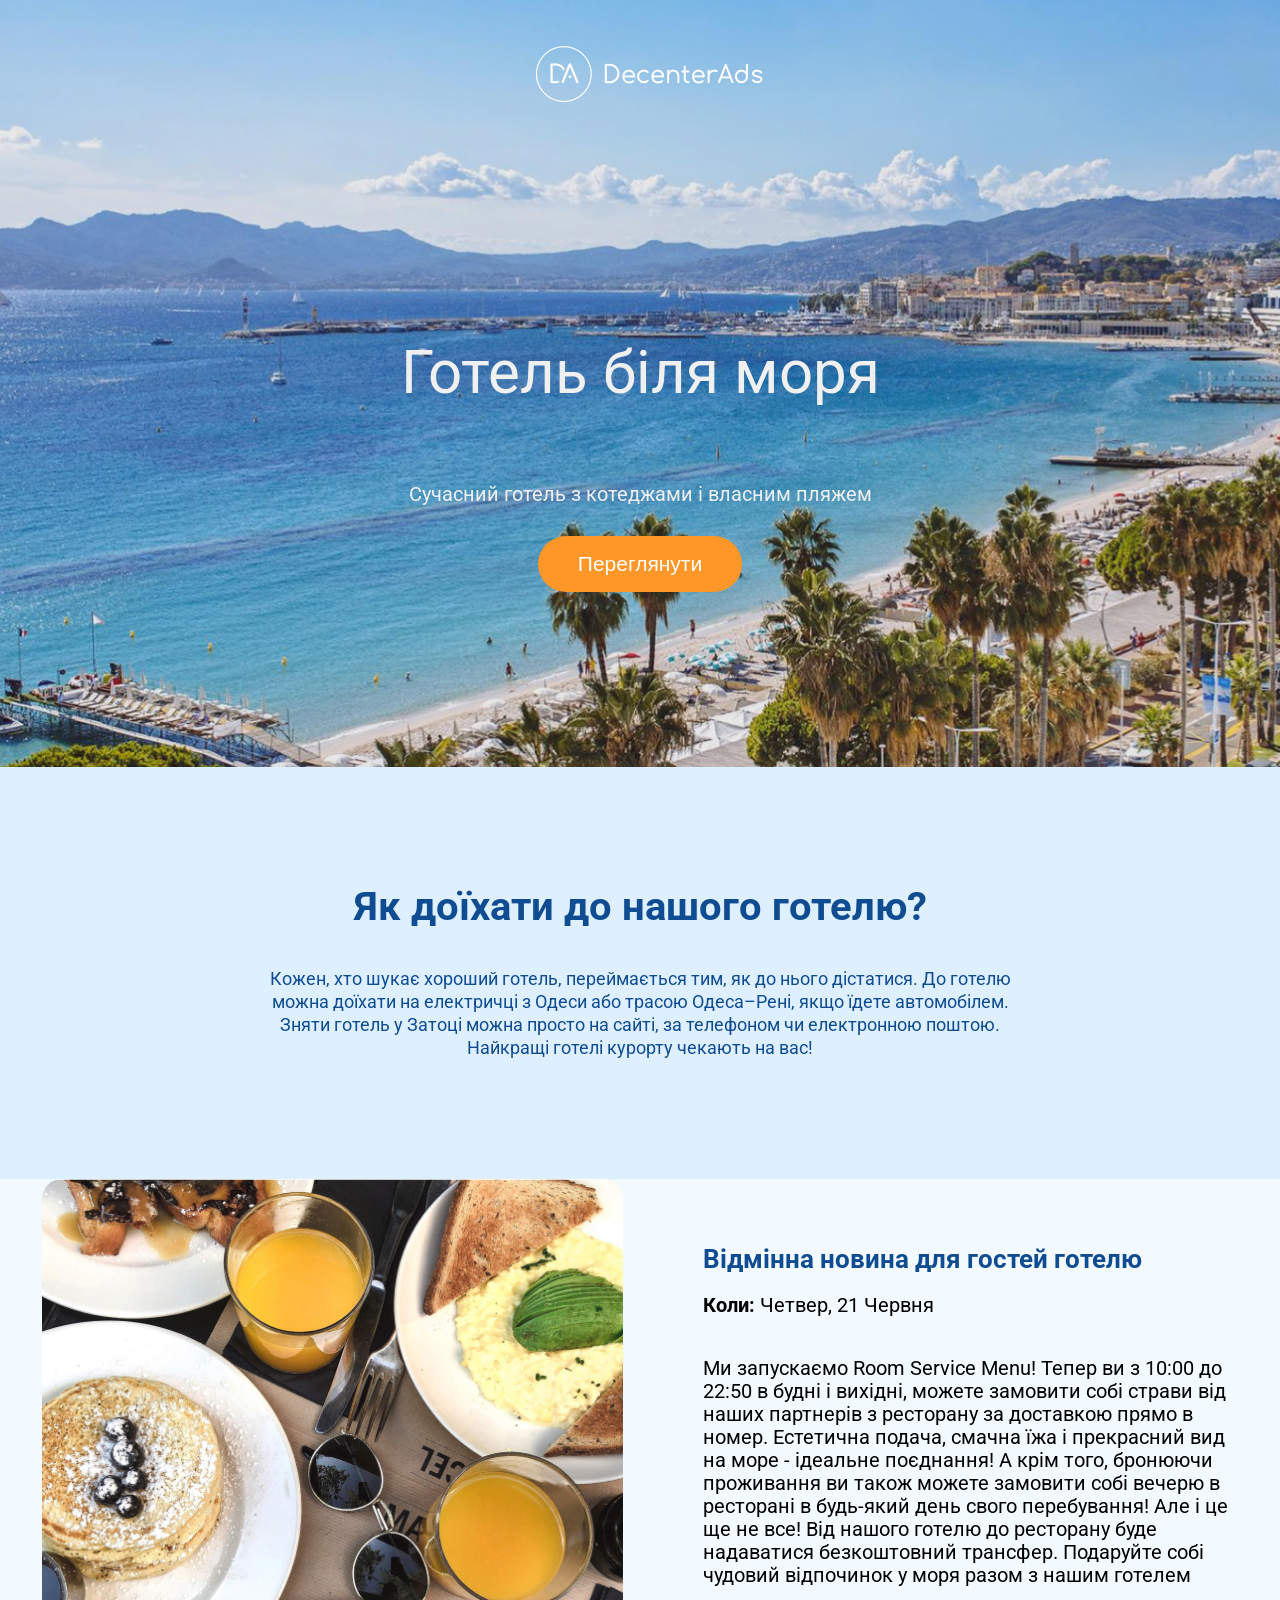
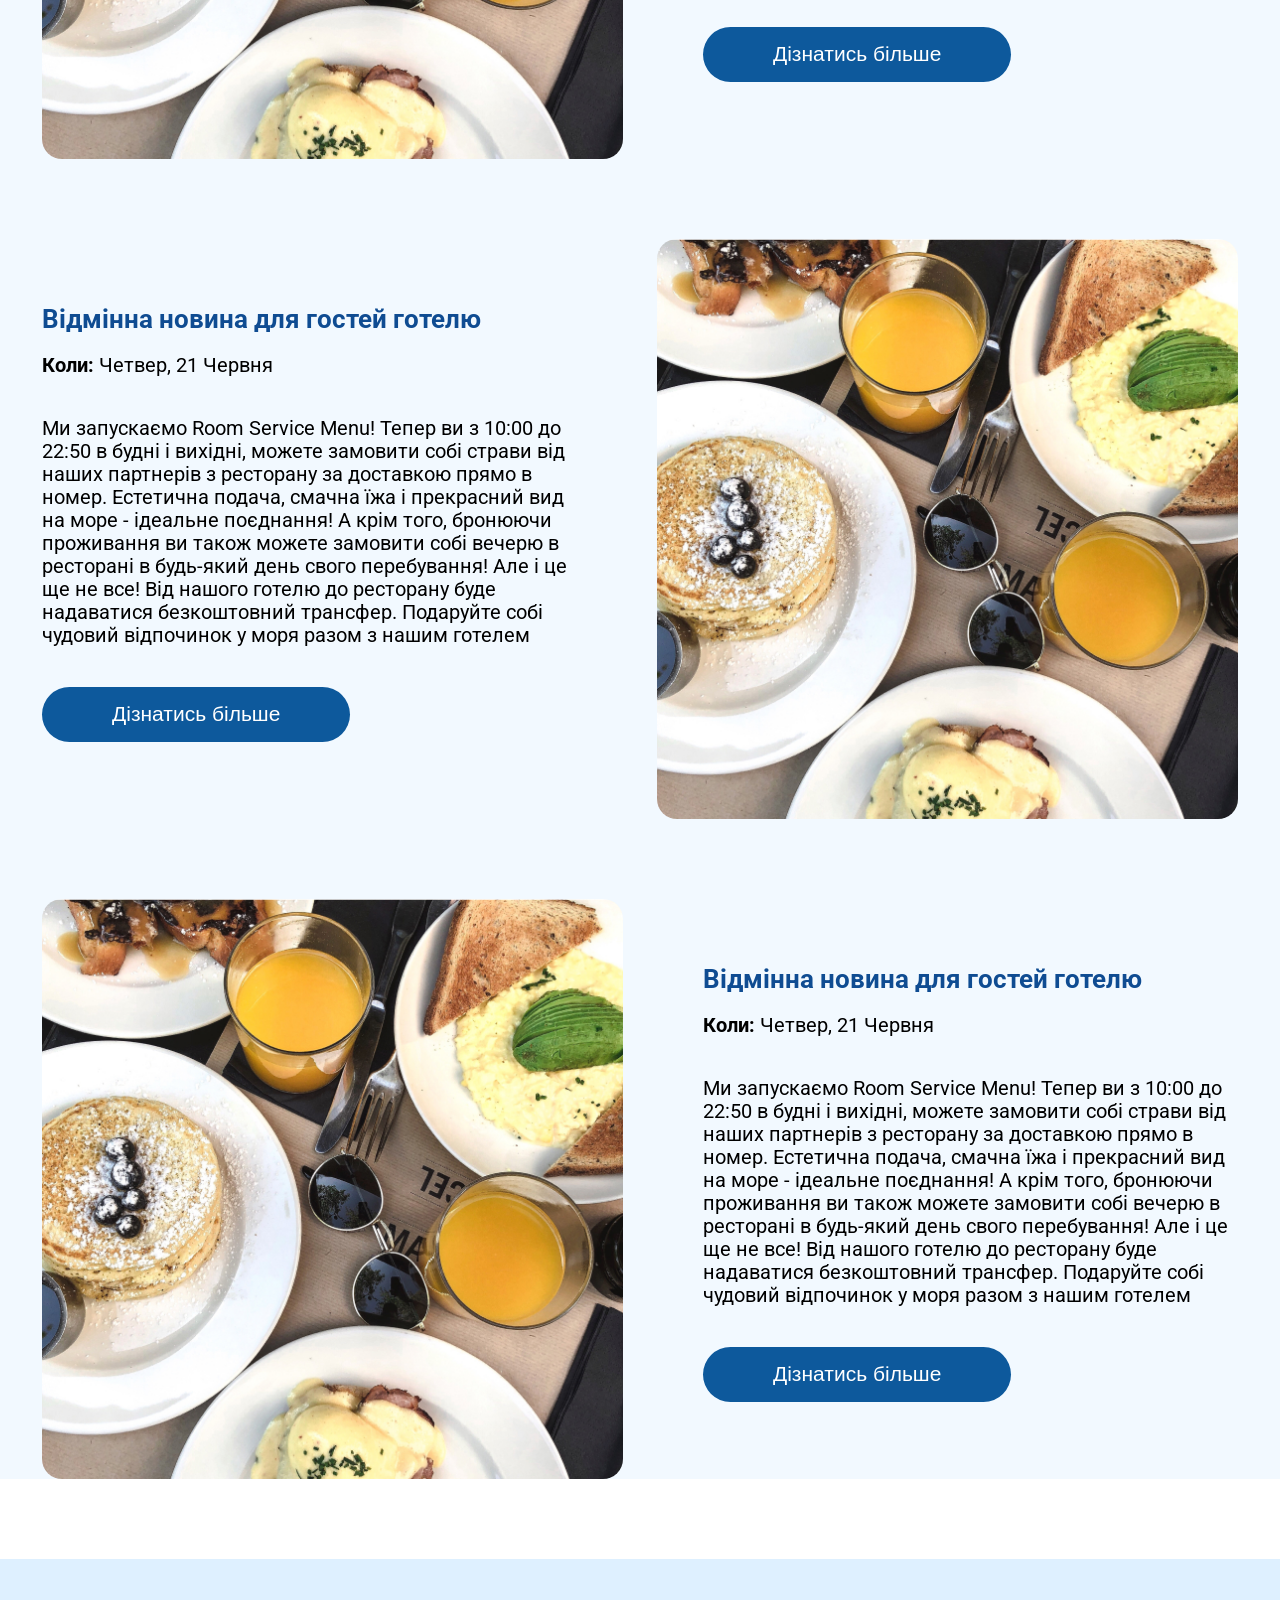
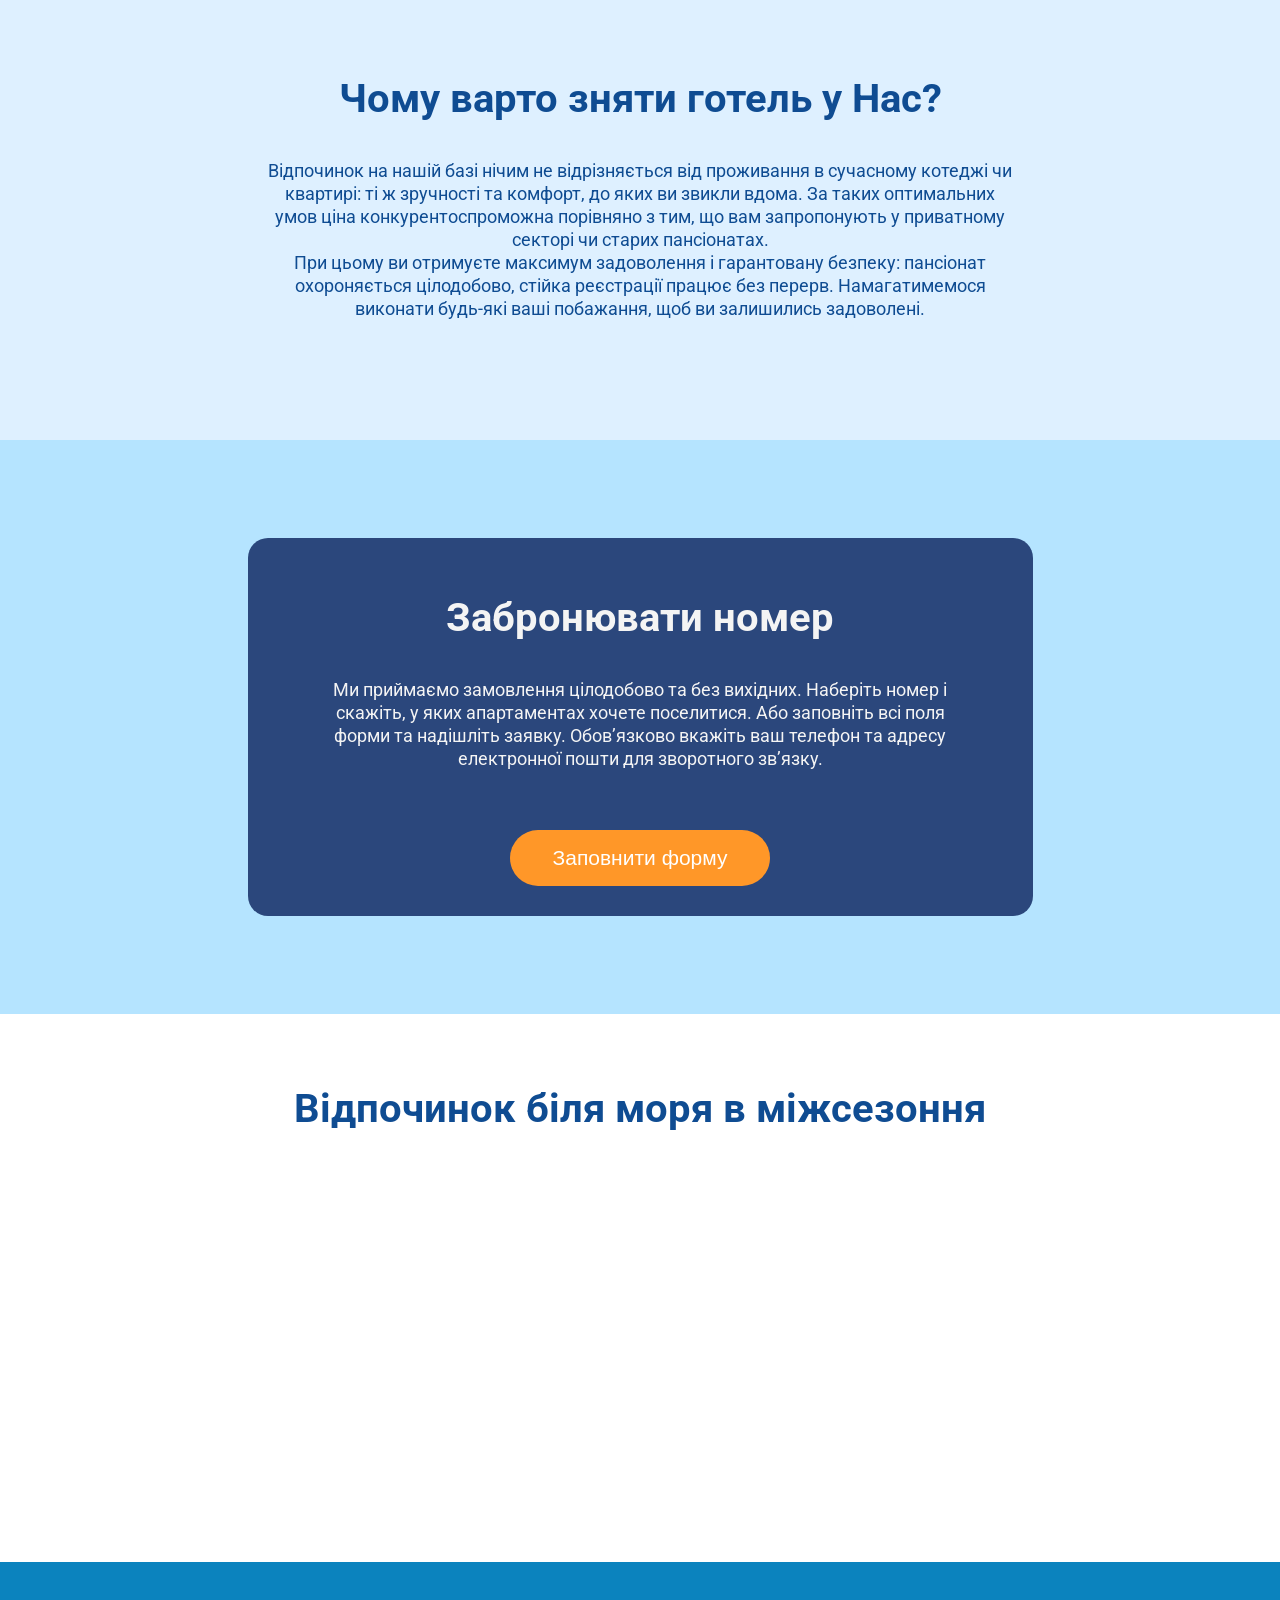
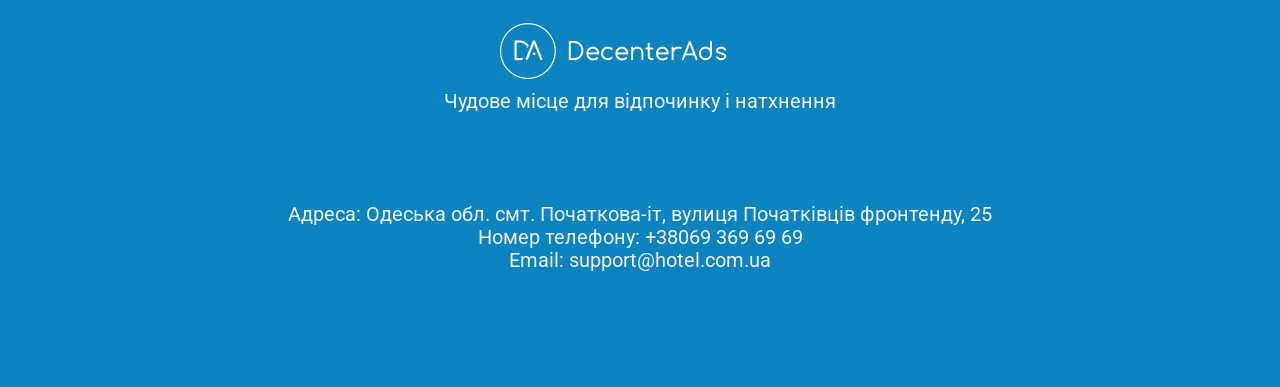
<file: test_website/index.html>
<!DOCTYPE html>
<html lang="en">
<head>
  <meta charset="UTF-8">
  <meta http-equiv="X-UA-Compatible" content="IE=edge">
  <meta name="viewport" content="width=device-width, initial-scale=1.0">
  <title>Document</title>
  <link rel="preconnect" href="https://fonts.googleapis.com">
  <link rel="preconnect" href="https://fonts.gstatic.com" crossorigin>
  <link href="https://fonts.googleapis.com/css2?family=Roboto:wght@400;700&display=swap" rel="stylesheet">
  <link rel="stylesheet" href="./css/reset.css">
  <link rel="stylesheet" href="./css/style.css">
</head>
<body>
  <header>

    <a class="logotype" href="/">
      <img src="./images/logo.png" alt="logo">
    </a>
    <h1>Готель біля моря</h1>
    <p class="header_info">Сучасний готель з котеджами і власним пляжем</p>
    <button class="btn">Переглянути</button>

  </header>

  <main>
    <section class="info">
      <div class="container__info">
        <h2>Як доїхати до нашого готелю?</h2>
        <p class="passage__info">Кожен, хто шукає хороший готель, переймається тим, як до нього дістатися. До готелю можна доїхати на електричці з Одеси
        або трасою Одеса–Рені, якщо їдете автомобілем. Зняти готель у Затоці можна просто на сайті, за телефоном чи електронною
        поштою. Найкращі готелі курорту чекають на вас!</p>
      </div>
    </section>

    <section class="advantages">

      <div class="advantages__blocks">

        <div class="advantage__block">
          <img src="./images/Photo_1.jpg" alt="photo">
          <div class="advantage__description">
            <h4>Відмінна новина для гостей готелю</h4>
            <div class="date"><span>Коли:</span> Четвер, 21 Червня</div>

            <p>Ми запускаємо Room Service Menu! Тепер ви з 10:00 до 22:50 в будні і вихідні, можете замовити
            собі страви від наших партнерів з ресторану за доставкою
            прямо в номер. Естетична подача, смачна їжа і прекрасний
            вид на море - ідеальне поєднання! А крім того, бронюючи
            проживання ви також можете замовити собі вечерю в
            ресторані в будь-який день свого перебування! Але і це ще не все! Від нашого готелю до ресторану буде надаватися
            безкоштовний трансфер. Подаруйте собі чудовий відпочинок
            у моря разом з нашим готелем</p>
            <button class="more__info">Дізнатись більше</button>
          </div>
        </div>

        <div class="advantage__block">
          <img src="./images/Photo_1.jpg" alt="photo">
          <div class="advantage__description">
            <h4>Відмінна новина для гостей готелю</h4>
            <div class="date"><span>Коли:</span> Четвер, 21 Червня</div>
        
            <p>Ми запускаємо Room Service Menu! Тепер ви з 10:00 до 22:50 в будні і вихідні, можете замовити
              собі страви від наших партнерів з ресторану за доставкою
              прямо в номер. Естетична подача, смачна їжа і прекрасний
              вид на море - ідеальне поєднання! А крім того, бронюючи
              проживання ви також можете замовити собі вечерю в
              ресторані в будь-який день свого перебування! Але і це ще не все! Від нашого готелю до ресторану буде надаватися
              безкоштовний трансфер. Подаруйте собі чудовий відпочинок
              у моря разом з нашим готелем</p>
            <button class="more__info">Дізнатись більше</button>
          </div>
        </div>

        <div class="advantage__block">
          <img src="./images/Photo_1.jpg" alt="photo">
          <div class="advantage__description">
            <h4>Відмінна новина для гостей готелю</h4>
            <div class="date"><span>Коли:</span> Четвер, 21 Червня</div>
        
            <p>Ми запускаємо Room Service Menu! Тепер ви з 10:00 до 22:50 в будні і вихідні, можете замовити
              собі страви від наших партнерів з ресторану за доставкою
              прямо в номер. Естетична подача, смачна їжа і прекрасний
              вид на море - ідеальне поєднання! А крім того, бронюючи
              проживання ви також можете замовити собі вечерю в
              ресторані в будь-який день свого перебування! Але і це ще не все! Від нашого готелю до ресторану буде надаватися
              безкоштовний трансфер. Подаруйте собі чудовий відпочинок
              у моря разом з нашим готелем</p>
            <button class="more__info">Дізнатись більше</button>
          </div>
        </div>

      </div>

    </section>

    <section class="info">
      <div class="container__info">
        <h2>Чому варто зняти готель у Нас?</h2>
      
        <p class="passage__info">Відпочинок на нашій базі нічим не відрізняється від проживання в сучасному котеджі чи квартирі: ті ж зручності та
        комфорт, до яких ви звикли вдома. За таких оптимальних умов ціна конкурентоспроможна порівняно з тим, що вам
        запропонують у приватному секторі чи старих пансіонатах.</p>
        <p class="passage__info">При цьому ви отримуєте максимум задоволення і гарантовану безпеку: пансіонат охороняється цілодобово, стійка реєстрації
        працює без перерв. Намагатимемося виконати будь-які ваші побажання, щоб ви залишились задоволені.</p>
      </div>
    </section>

    <section class="order">
      <div class="container__order">
        <h2>Забронювати номер</h2>

        <p class="info__order">Ми приймаємо замовлення цілодобово та без вихідних. Наберіть номер і скажіть, у яких апартаментах хочете поселитися. Або
        заповніть всі поля форми та надішліть заявку. Обов’язково вкажіть ваш телефон та адресу електронної пошти для зворотного
        зв’язку.</p>

        <button class="order__btn btn">Заповнити форму</button>

      </div>
    </section>

    <section class="map__section">
      <h2>Відпочинок біля моря в міжсезоння</h2>

      <div>
        <iframe class="map"
          src="https://www.google.com/maps/embed?pb=!1m10!1m8!1m3!1d20312.87766752773!2d30.47255245344238!3d50.476301296073835!3m2!1i1024!2i768!4f13.1!5e0!3m2!1sru!2sua!4v1685459403349!5m2!1sru!2sua"
          style="border:0;" allowfullscreen="" loading="lazy"
          referrerpolicy="no-referrer-when-downgrade"></iframe>
      </div>
    </section>

    <section class="contacts">
        <a class="logotype__contacts">
          <img src="./images/logo.png" alt="logo">
        </a> 

        <div class="container__contacts">
        <p class="ad__contacts">Чудове місце для відпочинку і натхнення</p>
        <p class="info__contacts">Адреса: Одеська обл. смт. Початкова-іт, вулиця Початківців фронтенду, 25<br>
        Номер телефону: +38069 369 69 69<br>
        Email: <a class="mail" href="mailto:support@hotel.com.ua">support@hotel.com.ua</a></p>
      </div>
    </section>

  </main>

  <div class="overlay">
    <form class="callback-form">
      <h2>Наш менеджер зв’яжеться з вами</h2>
      <div class="form__wrap">
        <input type="text" placeholder="Ім’я">
        <input type="text" placeholder="Прізвище">
      </div>

      <div class="form__wrap">
        <input type="text" placeholder="Email">
        <input type="text" placeholder="Номер телефону">
      </div>

      <input type="submit" value="Відправити" class="callback-form__btn btn">

    </form>
  </div>
  <script src="./scripts/main.js"></script>

</body>
</html>
</file>
<file: test_website/css/style.css>
/* GENERAL START */
body {
  font-family: 'Roboto', sans-serif;
}

header {
  background-image: url('../images/header_background.jpg');
  text-align: center;
  padding: 35px 0 175px;
  background-size: cover;
}

h1 {
  font-size: 60px;
  color: #F0F0F0;
  margin-bottom: 75px;
  line-height: 70px;
}

h2 {
  font-weight: bold;
  margin-bottom: 40px;
}

h4 {
  color: #0F4C92;
  font-size: 26px;
  font-weight: bold;
  line-height: 30px;
}

p {
  font-size: 20px;
  line-height: 23px;
}

/* GENERAL END */

/* HEADER START */

.header_info {
  color: #F0F0F0;
}

.logotype {
  display: block;
  margin: 0 auto;
  width: 260px;
  margin-bottom: 225px;
}

.btn {
  background-color: #FF9728;
  border: none;
  padding: 16px 40px;
  border-radius: 30px;
  font-size: 21px;
  cursor: pointer;
  color: #fff; 
  margin-top: 30px;
}

/* HEADER END */

/* INFO START */

.info {
  text-align: center;
  background-color: #DEF0FF;
  padding: 120px;
}

.container__info {
  font-size: 40px;
  color: #0F4C92;
  width: 745px;
  margin: 0 auto;
}

.passage__info {
  color: #0F4C92;
  font-size: 18px;
}

/* INFO END */

/* ADVANTAGES START */

.advantages {
  padding-top: 85px 0 100px;
  background: #F2F9FF
}

.advantages__blocks {
  /* border: 5px solid green; */
  width: 1196px;
  margin: 0 auto;
}

.advantage__block {
  display: flex;
  margin-bottom: 80px;
}

.advantage__description {
  padding-left: 80px;
  padding-top: 65px;
}

.advantage__block img {
  width: 585px;
  height: 580px;
  border-radius: 20px;
}

.advantage__block:nth-child(2) img {
  order: 1;
}

.advantage__block:nth-child(2) .advantage__description {
  padding-left: 0;
  padding-right: 80px;
}

.advantage__description p {
  color: 1B1B1B;
  margin-top: 40px;
}

.date {
  font-size: 20px;
  line-height: 23px;
  color: 1B1B1B;
  margin-top: 20px;
}

.date span{
  font-weight: bold;
}

.date p{
  font-size: 18px;
  color: #1B1B1B;
}

.more__info {
  font-size: 21px;
  line-height: 24.5px;
  color: #FFFFFF;
  background-color: #0D599C;
  border: none;
  padding: 15px 70px;
  border-radius: 45px;
  margin-top: 40px;
}
/* ADVANTAGES END */

/* ORDER START  */

.order {
  background-color: #B5E4FF;
  padding: 98px;

}

.container__order {
  background-color: #2B477C;
  margin: 0 auto;
  width: 785px;
  box-sizing: border-box;
  padding: 60px 60px 30px 60px;
  border-radius: 20px;
  text-align: center;
}

.container__order h2 {
  color: #F4F4F4;
  font-size: 40px;
  text-align: center;
  margin-bottom: 40px;
}

.info__order {
  color: #F4F4F4;
  font-size: 18px;
  margin-bottom: 30px;
}

.order__btn {
  width: 260px;
}

/* ORDER END  */

/* FORM START */
.overlay {
  position: fixed;
  top: 0;
  left: 0;
  background-color: rgba(0, 0, 0, 0.5);
  width: 100%;
  height: 100%;
  /* display: flex; */
  display: none;
  justify-content: center;
  align-items: center;
}

.callback-form {
  background: linear-gradient(327.75deg, #0080BF 9.35%, #00496C 117.99%);
  border-radius: 50px;
  padding: 100px 80px 50px;
}

.callback-form h2{
  color: #F9F9F9;
  font-size: 40px;
  margin-bottom: 75px;
  text-align: center;
}

.callback-form input[type="text"] {
  width: 350px;
  border: 1px solid #F7F6F6;
  background-color: transparent;
  padding: 15px 30px;
  border-radius: 30px;
  font-size: 18px;
  line-height: 21px;
  margin-bottom: 15px;
  box-sizing: border-box;
}

.callback-form input:first-child {
  margin-right: 15px;
}

.callback-form input::placeholder {
  font-size: 18px;
  color: #B2E3FF;
}

.callback-form .callback-form__btn {
  width: 190px;
  display: block;
  margin: 0 auto;
}
/* FORM END */

/* MAP START  */

.map__section h2{
  color: #0F4C92;
  text-align: center;
  font-size: 40px;
  margin: 75px 0;
}

.map {
  width: 100%;
  height: 355px;
}

/* MAP END  */

/* CONTACT START */
.contacts {
  background-color: #0B83BE;
}

.logotype__contacts {
  width: 330px;
  display: block;
  margin: 0 auto;
  padding-top: 50px;
}

.container__contacts p {
  color:#F0F0F0;
  text-align: center;
}

.info__contacts{
  padding-bottom: 115px;
}

.ad__contacts {
  padding-bottom: 90px;
}

.mail {
  color: #F0F0F0;
  text-decoration: none;
}
/* CONTACT END */
</file>
